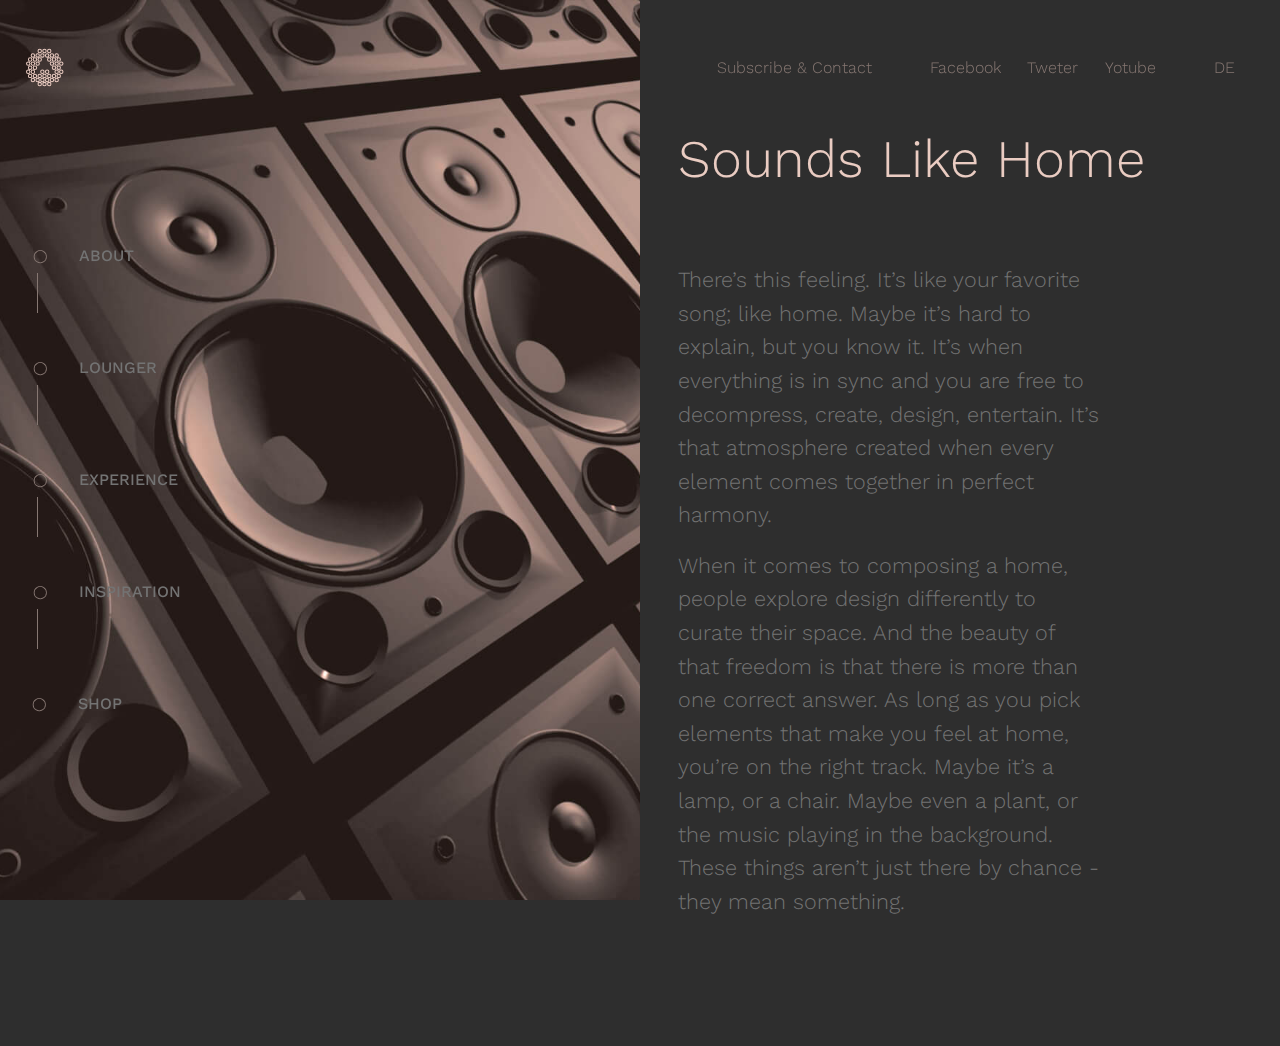
<file: assets/html/experience.html>
<!DOCTYPE html>
<html lang="en">

<head>
    <meta charset="UTF-8" />
    <meta http-equiv="X-UA-Compatible" content="IE=edge" />
    <meta name="viewport" content="width=device-width, initial-scale=1.0" />
    <title>Document</title>
    <link rel="stylesheet" href="../css/experience.css" />
</head>

<body>
    <main>

        <header>
            <img src="../img/logo.svg" class="logo" alt="logo" />
            <nav id="nav_one">
                <ul>
                    <li><a href="">Subscribe & Contact</a></li>
                    <li><a href="">Facebook</a></li>
                    <li><a href="">Tweter</a></li>
                    <li><a href="">Yotube</a></li>
                    <li><a href="">DE</a></li>
                </ul>
            </nav>
        </header>
        <aside>
            <aside>
                <nav id="nav_aside">
                    <ul>
                        <li class="side-li"><span>&#9711;</span><a href="../../index.html">ABOUT</a></li>
                        <li class="side-li"><span>&#9711;</span><a href="./lounger.html">LOUNGER</a></li>
                        <li class="side-li"><span>&#9711;</span><a href="#">EXPERIENCE</a></li>
                        <li class="side-li"><span>&#9711;</span><a href="./inspiration.html">INSPIRATION</a></li>
                        <li class="side-li"><span>&#9711;</span><a href="./shop.html">SHOP</a></li>
                    </ul>
                </nav>
            </aside>


            <section id="theLounger">

                <article class="lounger">
                    <figure class="img">

                    </figure>


                    <aside class="loungerContent">
                        <h2>Sounds Like Home </h2>

                        <p>
                            There’s this feeling. It’s like your favorite song; like home. Maybe it’s hard to explain, but you know it. It’s when everything is in sync and you are free to decompress, create, design, entertain. It’s that atmosphere created when every element comes
                            together in perfect harmony.
                        </p>

                        <p>
                            When it comes to composing a home, people explore design differently to curate their space. And the beauty of that freedom is that there is more than one correct answer. As long as you pick elements that make you feel at home, you’re on the right track.
                            Maybe it’s a lamp, or a chair. Maybe even a plant, or the music playing in the background. These things aren’t just there by chance - they mean something.
                        </p>


                    </aside>
                </article>
            </section>
    </main>
</body>
</file>
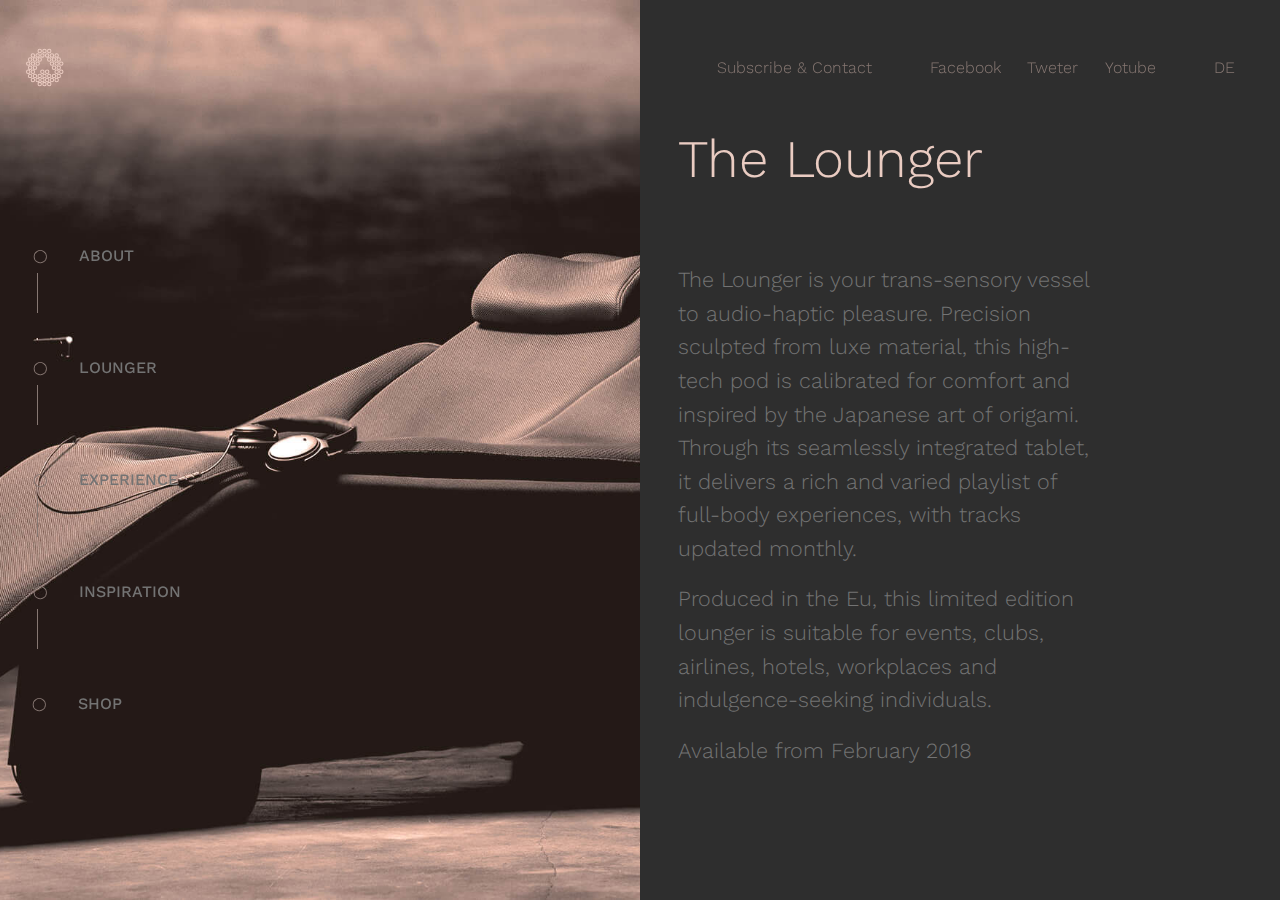
<file: assets/html/lounger.html>
<!DOCTYPE html>
<html lang="en">

<head>
    <meta charset="UTF-8" />
    <meta http-equiv="X-UA-Compatible" content="IE=edge" />
    <meta name="viewport" content="width=device-width, initial-scale=1.0" />
    <title>Document</title>
    <link rel="stylesheet" href="../css/lounger.css" />
</head>

<body>
    <main>

        <header>
            <img src="../img/logo.svg" class="logo" alt="logo" />
            <nav id="nav_one">
                <ul>
                    <li><a href="">Subscribe & Contact</a></li>
                    <li><a href="">Facebook</a></li>
                    <li><a href="">Tweter</a></li>
                    <li><a href="">Yotube</a></li>
                    <li><a href="">DE</a></li>
                </ul>
            </nav>
        </header>
        <aside>
            <aside>
                <nav id="nav_aside">
                    <ul>
                        <li class="side-li"><span>&#9711;</span><a href="../../index.html">ABOUT</a></li>
                        <li class="side-li"><span>&#9711;</span><a href="#">LOUNGER</a></li>
                        <li class="side-li"><span>&#9711;</span><a href="./experience.html">EXPERIENCE</a></li>
                        <li class="side-li"><span>&#9711;</span><a href="./inspiration.html">INSPIRATION</a></li>
                        <li class="side-li"><span>&#9711;</span><a href="./shop.html">SHOP</a></li>
                    </ul>
                </nav>
            </aside>


            <section id="theLounger">

                <article class="lounger">
                    <figure class="img">

                    </figure>


                    <aside class="loungerContent">
                        <h2>The Lounger</h2>

                        <p>
                            The Lounger is your trans-sensory vessel to audio-haptic pleasure. Precision sculpted from luxe material, this high-tech pod is calibrated for comfort and inspired by the Japanese art of origami. Through its seamlessly integrated tablet, it delivers a
                            rich and varied playlist of full-body experiences, with tracks updated monthly.
                        </p>

                        <p>
                            Produced in the Eu, this limited edition lounger is suitable for events, clubs, airlines, hotels, workplaces and indulgence-seeking individuals.
                        </p>

                        <p>
                            Available from February 2018
                        </p>
                    </aside>
                </article>
            </section>
    </main>
</body>
</file>
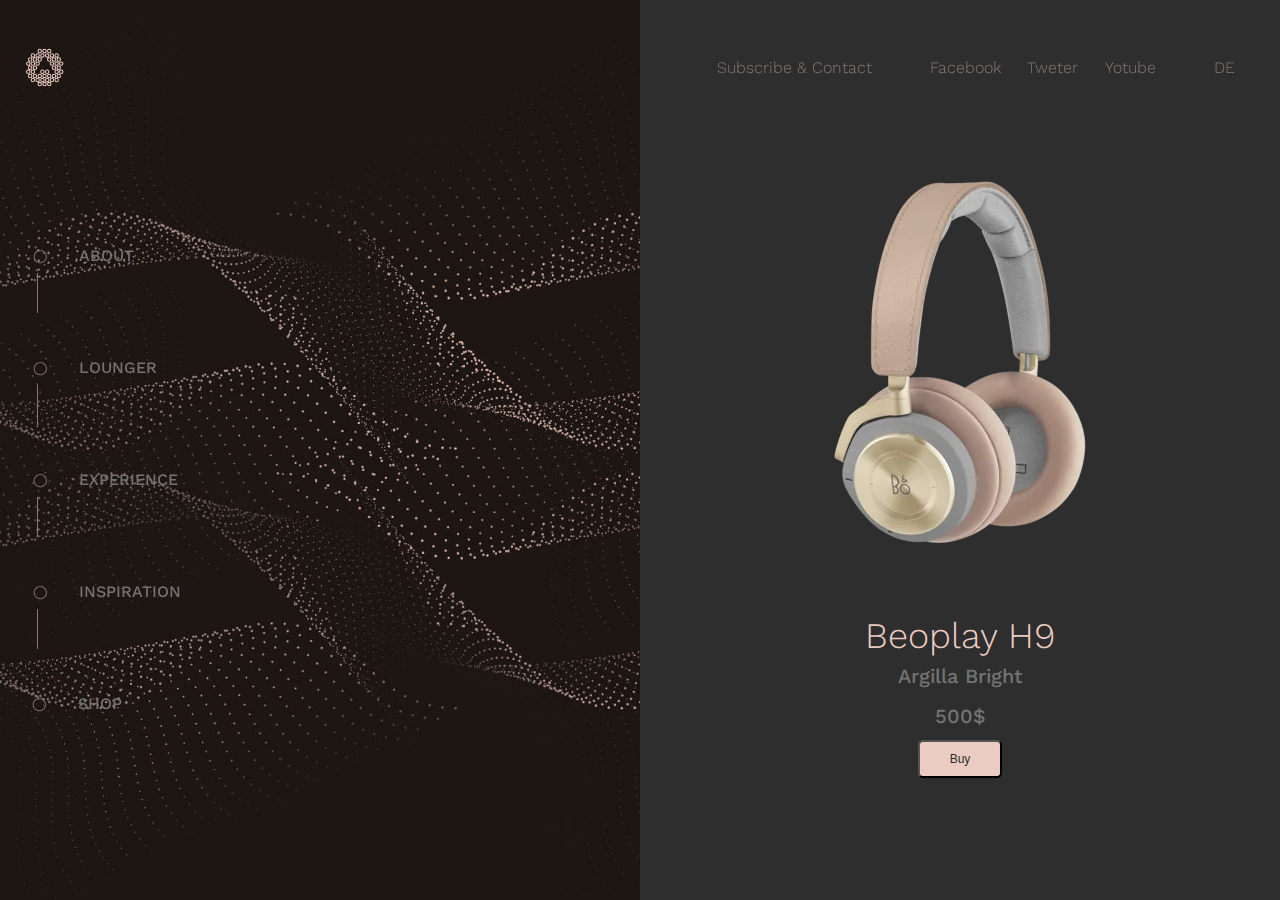
<file: assets/html/shop.html>
<!DOCTYPE html>
<html lang="en">

<head>
    <meta charset="UTF-8" />
    <meta http-equiv="X-UA-Compatible" content="IE=edge" />
    <meta name="viewport" content="width=device-width, initial-scale=1.0" />
    <title>Document</title>
    <link rel="stylesheet" href="../css/shop.css" />
</head>

<body>
    <main>
        <header>
            <img src="../img/logo.svg" class="logo" alt="logo" />
            <nav id="nav_one">
                <ul>
                    <li><a href="">Subscribe & Contact</a></li>
                    <li><a href="">Facebook</a></li>
                    <li><a href="">Tweter</a></li>
                    <li><a href="">Yotube</a></li>
                    <li><a href="">DE</a></li>
                </ul>
            </nav>
        </header>
        <aside>
            <nav id="nav_aside">
                <ul>
                    <li class="side-li"><span>&#9711;</span><a href="../../index.html">ABOUT</a></li>
                    <li class="side-li"><span>&#9711;</span><a href="./lounger.html">LOUNGER</a></li>
                    <li class="side-li"><span>&#9711;</span><a href="./experience.html">EXPERIENCE</a></li>
                    <li class="side-li"><span>&#9711;</span><a href="./inspiration.html">INSPIRATION</a></li>
                    <li class="side-li"><span>&#9711;</span><a href="#">SHOP</a></li>
                </ul>
            </nav>
        </aside>

        <section id="shop">

            <figure class="img">

            </figure>

            <aside class="shop-content">
                <div>
                    <img src="../img/h9-argilla-bright-hero-1000x1000.webp" alt="">
                    <h1>Beoplay H9</h1>

                    <p>Argilla Bright</p>

                    <p>500$</p>

                    <button>Buy</button>
                </div>
            </aside>

        </section>
    </main>
</body>
</file>
<file: assets/css/experience.css>
@import url("https://fonts.googleapis.com/css2?family=Work+Sans:ital,wght@0,100;0,200;0,300;0,400;0,500;0,600;0,700;0,800;0,900;1,100;1,200;1,300;1,400;1,500;1,600;1,700;1,800;1,900&display=swap");

/* Font: Work sans
Farben: #2e2e2e / #867772 / rgb(234, 204, 194) / #ebccc2 / #fff / rgb(115, 115, 115) */

* {
    margin: 0;
    padding: 0;
    box-sizing: border-box;
}


/* Page Setting */

body {
    background-color: #2e2e2e;
    font-family: "Work Sans", sans-serif;
    font-weight: 300;
    -moz-osx-font-smoothing: grayscale;
    -webkit-font-smoothing: antialiased;
    scroll-behavior: smooth;
}


/* nav aside */

#nav_aside {
    display: flex;
}

#nav_aside ul {
    list-style: none;
    text-align: center;
    line-height: 7em;
    position: fixed;
    margin-bottom: 70px;
    margin-top: 200px;
    margin-left: 10px;
}

#nav_aside ul li {
    display: flex;
    align-items: center;
}

#nav_aside ul li a {
    color: rgb(115, 115, 115);
    text-decoration: none;
    font-weight: 500;
}

#nav_aside ul li a:hover {
    color: #fff;
    transition: all 1s;
}


/*--- nav_aside ---*/

#nav_aside span {
    font-size: 0.8em;
    color: #867772;
}

#nav_aside a {
    color: rgb(115, 115, 115);
    padding-left: 31px;
}

#nav_aside a:hover {
    color: white;
    text-decoration: none;
}

#nav_aside a.active,
#nav_aside a.lighter {
    color: white;
}

.side-li a.active::before {
    content: "";
    border: 1px solid white;
    border-radius: 50%;
    width: 14px;
    height: 14px;
    position: absolute;
    margin: 45px 0 0 -44px;
}

.side-li:not(:last-child)::before {
    content: "";
    border-right: 1px solid #867772;
    position: relative;
    top: 37px;
    left: 5px;
    padding: 20px 11px;
}

.side-li:last-child:before {
    content: "";
    padding: 0 11px;
}


/*--- ---*/


/* header */

header {
    width: 100%;
    height: 15vh;
    display: flex;
    position: fixed;
    flex-wrap: wrap;
    align-items: center;
    justify-content: space-between;
}

.logo {
    width: 3%;
    margin-left: 2%;
}

#nav_one {
    width: 50%;
    font-size: 1rem;
    font-weight: 300;
    margin-right: -5%;
}

#nav_one ul {
    display: flex;
    justify-content: space-evenly;
    justify-content: space-around;
    width: 100%;
    list-style: none;
}

#nav_one ul li:nth-of-type(2) {
    padding-left: 5%;
}

#nav_one ul li:last-of-type {
    padding: 0 15% 0 5%;
}

#nav_one a {
    text-decoration: none;
    color: #867772;
    transition: all 0.7s;
}

#nav_one a:hover {
    color: #eaccc2;
    text-decoration: underline;
}


/*--- section thelounger ---*/

#theLounger .lounger {
    width: 100%;
    height: 100%;
    display: flex;
    justify-content: space-between;
}

.lounger .img {
    background: url("../img/section-experience-1.jpg") center/cover no-repeat;
    width: 50vw;
    height: 100vh;
}

.lounger .loungerContent {
    width: 50%;
    padding: 10% 3%;
}

.loungerContent h2 {
    color: #eaccc2;
    font-size: 3.3rem;
    font-weight: 300;
    margin-bottom: 10%;
}

.loungerContent p {
    width: 75%;
    padding-top: 3%;
    color: rgb(115, 115, 115);
    line-height: 2.1rem;
    font-size: 1.35rem;
}
</file>
<file: assets/css/lounger.css>
@import url("https://fonts.googleapis.com/css2?family=Work+Sans:ital,wght@0,100;0,200;0,300;0,400;0,500;0,600;0,700;0,800;0,900;1,100;1,200;1,300;1,400;1,500;1,600;1,700;1,800;1,900&display=swap");

/* Font: Work sans
Farben: #2e2e2e / #867772 / rgb(234, 204, 194) / #ebccc2 / #fff / rgb(115, 115, 115) */

* {
    margin: 0;
    padding: 0;
    box-sizing: border-box;
}


/* Page Setting */

body {
    background-color: #2e2e2e;
    font-family: "Work Sans", sans-serif;
    font-weight: 300;
    -moz-osx-font-smoothing: grayscale;
    -webkit-font-smoothing: antialiased;
    scroll-behavior: smooth;
}


/* nav aside */

#nav_aside {
    display: flex;
}

#nav_aside ul {
    list-style: none;
    text-align: center;
    line-height: 7em;
    position: fixed;
    margin-bottom: 70px;
    margin-top: 200px;
    margin-left: 10px;
}

#nav_aside ul li {
    display: flex;
    align-items: center;
}

#nav_aside ul li a {
    color: rgb(115, 115, 115);
    text-decoration: none;
    font-weight: 500;
}

#nav_aside ul li a:hover {
    color: #fff;
    transition: all 1s;
}


/*--- nav_aside ---*/

#nav_aside span {
    font-size: 0.8em;
    color: #867772;
}

#nav_aside a {
    color: rgb(115, 115, 115);
    padding-left: 31px;
}

#nav_aside a:hover {
    color: white;
    text-decoration: none;
}

#nav_aside a.active,
#nav_aside a.lighter {
    color: white;
}

.side-li a.active::before {
    content: "";
    border: 1px solid white;
    border-radius: 50%;
    width: 14px;
    height: 14px;
    position: absolute;
    margin: 45px 0 0 -44px;
}

.side-li:not(:last-child)::before {
    content: "";
    border-right: 1px solid #867772;
    position: relative;
    top: 37px;
    left: 5px;
    padding: 20px 11px;
}

.side-li:last-child:before {
    content: "";
    padding: 0 11px;
}


/*--- ---*/


/* header */

header {
    width: 100%;
    height: 15vh;
    display: flex;
    position: fixed;
    flex-wrap: wrap;
    align-items: center;
    justify-content: space-between;
}

.logo {
    width: 3%;
    margin-left: 2%;
}

#nav_one {
    width: 50%;
    font-size: 1rem;
    font-weight: 300;
    margin-right: -5%;
}

#nav_one ul {
    display: flex;
    justify-content: space-evenly;
    justify-content: space-around;
    width: 100%;
    list-style: none;
}

#nav_one ul li:nth-of-type(2) {
    padding-left: 5%;
}

#nav_one ul li:last-of-type {
    padding: 0 15% 0 5%;
}

#nav_one a {
    text-decoration: none;
    color: #867772;
    transition: all 0.7s;
}

#nav_one a:hover {
    color: #eaccc2;
    text-decoration: underline;
}


/*--- section thelounger ---*/

#theLounger .lounger {
    width: 100%;
    height: 100%;
    display: flex;
    justify-content: space-between;
}

.lounger .img {
    background: url("../img/section-voyager.jpg") center/cover no-repeat;
    width: 50vw;
    height: 100vh;
}

.lounger .loungerContent {
    width: 50%;
    padding: 10% 3%;
}

.loungerContent h2 {
    color: #eaccc2;
    font-size: 3.3rem;
    font-weight: 300;
    margin-bottom: 10%;
}

.loungerContent p {
    width: 75%;
    padding-top: 3%;
    color: rgb(115, 115, 115);
    line-height: 2.1rem;
    font-size: 1.35rem;
}
</file>
<file: assets/css/shop.css>
@import url("https://fonts.googleapis.com/css2?family=Work+Sans:ital,wght@0,100;0,200;0,300;0,400;0,500;0,600;0,700;0,800;0,900;1,100;1,200;1,300;1,400;1,500;1,600;1,700;1,800;1,900&display=swap");

/* Font: Work sans
Farben: #2e2e2e / #867772 / rgb(234, 204, 194) / #ebccc2 / #fff / rgb(115, 115, 115) */

* {
    margin: 0;
    padding: 0;
    box-sizing: border-box;
}


/* Page Setting */

body {
    background-color: #2e2e2e;
    font-family: "Work Sans", sans-serif;
    font-weight: 300;
    -moz-osx-font-smoothing: grayscale;
    -webkit-font-smoothing: antialiased;
    scroll-behavior: smooth;
}


/* nav aside */

#nav_aside {
    display: flex;
}

#nav_aside ul {
    list-style: none;
    text-align: center;
    line-height: 7em;
    position: fixed;
    margin-bottom: 70px;
    margin-top: 200px;
    margin-left: 10px;
}

#nav_aside ul li {
    display: flex;
    align-items: center;
}

#nav_aside ul li a {
    color: #737373;
    text-decoration: none;
    font-weight: 500;
}

#nav_aside ul li a:hover {
    color: #fff;
    transition: all 1s;
}


/*--- nav_aside ---*/

#nav_aside span {
    font-size: 0.8em;
    color: #867772;
}

#nav_aside a {
    color: rgb(115, 115, 115);
    padding-left: 31px;
}

#nav_aside a:hover {
    color: white;
    text-decoration: none;
}

#nav_aside a.active,
#nav_aside a.lighter {
    color: white;
}

.side-li a.active::before {
    content: "";
    border: 1px solid white;
    border-radius: 50%;
    width: 14px;
    height: 14px;
    position: absolute;
    margin: 45px 0 0 -44px;
}

.side-li:not(:last-child)::before {
    content: "";
    border-right: 1px solid #867772;
    position: relative;
    top: 37px;
    left: 5px;
    padding: 20px 11px;
}

.side-li:last-child:before {
    content: "";
    padding: 0 11px;
}


/*--- ---*/


/* header */

header {
    width: 100%;
    height: 15vh;
    display: flex;
    position: fixed;
    flex-wrap: wrap;
    align-items: center;
    justify-content: space-between;
}

.logo {
    width: 3%;
    margin-left: 2%;
}

#nav_one {
    width: 50%;
    font-size: 1rem;
    font-weight: 300;
    margin-right: -5%;
}

#nav_one ul {
    display: flex;
    justify-content: space-evenly;
    justify-content: space-around;
    width: 100%;
    list-style: none;
}

#nav_one ul li:nth-of-type(2) {
    padding-left: 5%;
}

#nav_one ul li:last-of-type {
    padding: 0 15% 0 5%;
}

#nav_one a {
    text-decoration: none;
    color: #867772;
    transition: all 0.7s;
}

#nav_one a:hover {
    color: #eaccc2;
    text-decoration: underline;
}


/*---section shop---*/

#shop {
    display: flex;
}

#shop .img {
    background: url("../img/section-composition4.jpg") center/cover no-repeat;
    width: 50vw;
    height: 100vh;
}

#shop .shop-content {
    display: flex;
    justify-content: center;
    height: 100vh;
    width: 50%;
    align-items: center;
}

.shop-content h1 {
    font-size: 36px;
    color: #eaccc2;
    font-weight: 300;
}

.shop-content>div {
    text-align: center;
    line-height: 2.5rem;
    color: #737373;
    font-size: 20px;
    font-weight: 500;
}

.shop-content>div>button {
    padding: 10px 30px;
    background: #eaccc2;
    font-size: 12px;
    color: #2e2e2e;
    border-radius: 5px;
    font-weight: 500;
}
</file>
